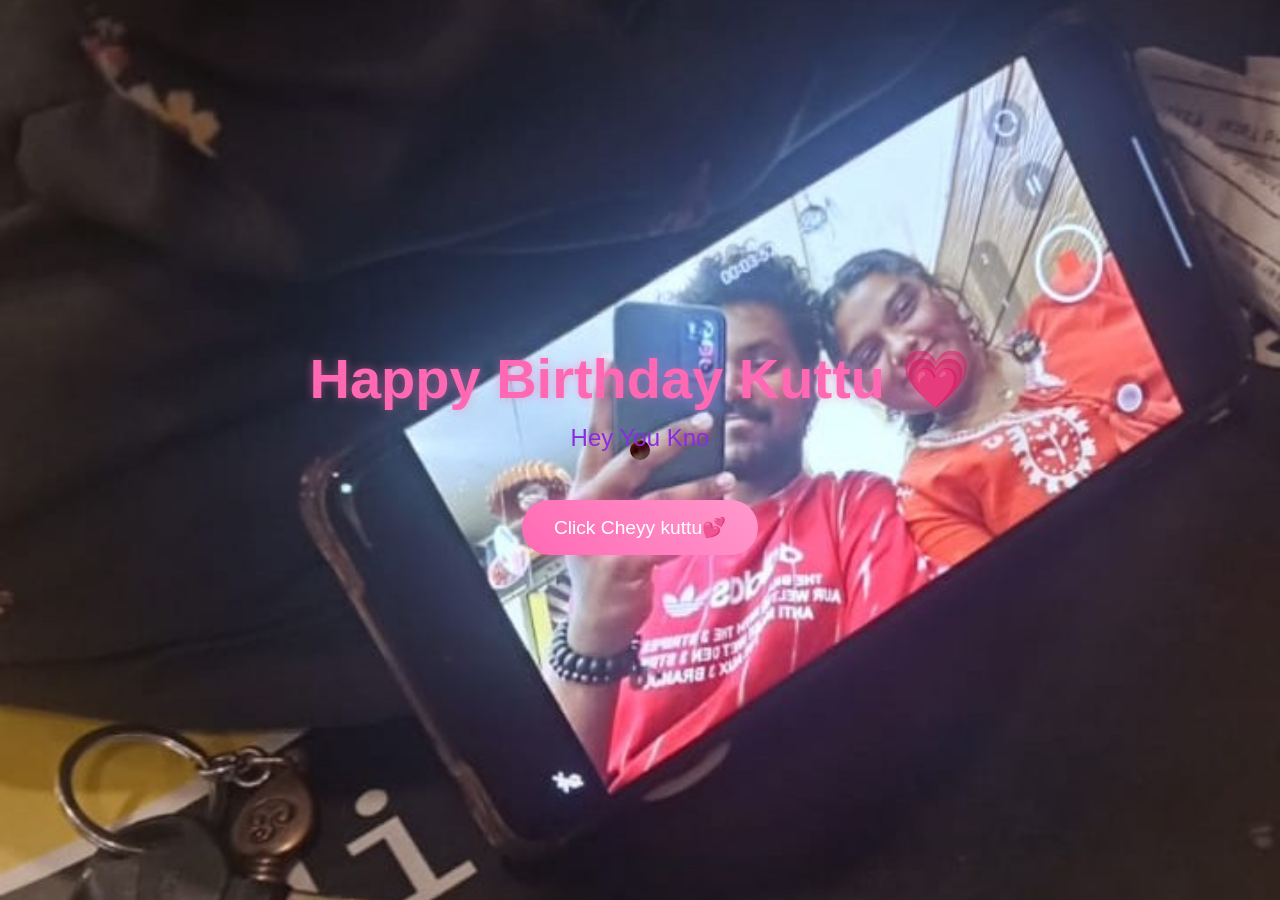
<file: Happy Birthday Aju/index.html>
<!DOCTYPE html>
<html lang="en">
<head>
    <meta charset="UTF-8">
    <meta name="viewport" content="width=device-width, initial-scale=1.0">
    <title>Happy Birthday</title>
    <script src="https://cdnjs.cloudflare.com/ajax/libs/gsap/3.12.2/gsap.min.js"></script>
    <link rel="stylesheet" href="style.css">
    
</head>
<body>
    <div class="cursor"></div>
    <div class="container">
        <h1>Happy Birthday Kuttu 💗</h1>
        <div class="greeting"></div>
        <button class="cta-button">Click Cheyy kuttu💕</button>
    </div>

    <script src="script.js">
        
    </script>
</body>
</html>
</file>
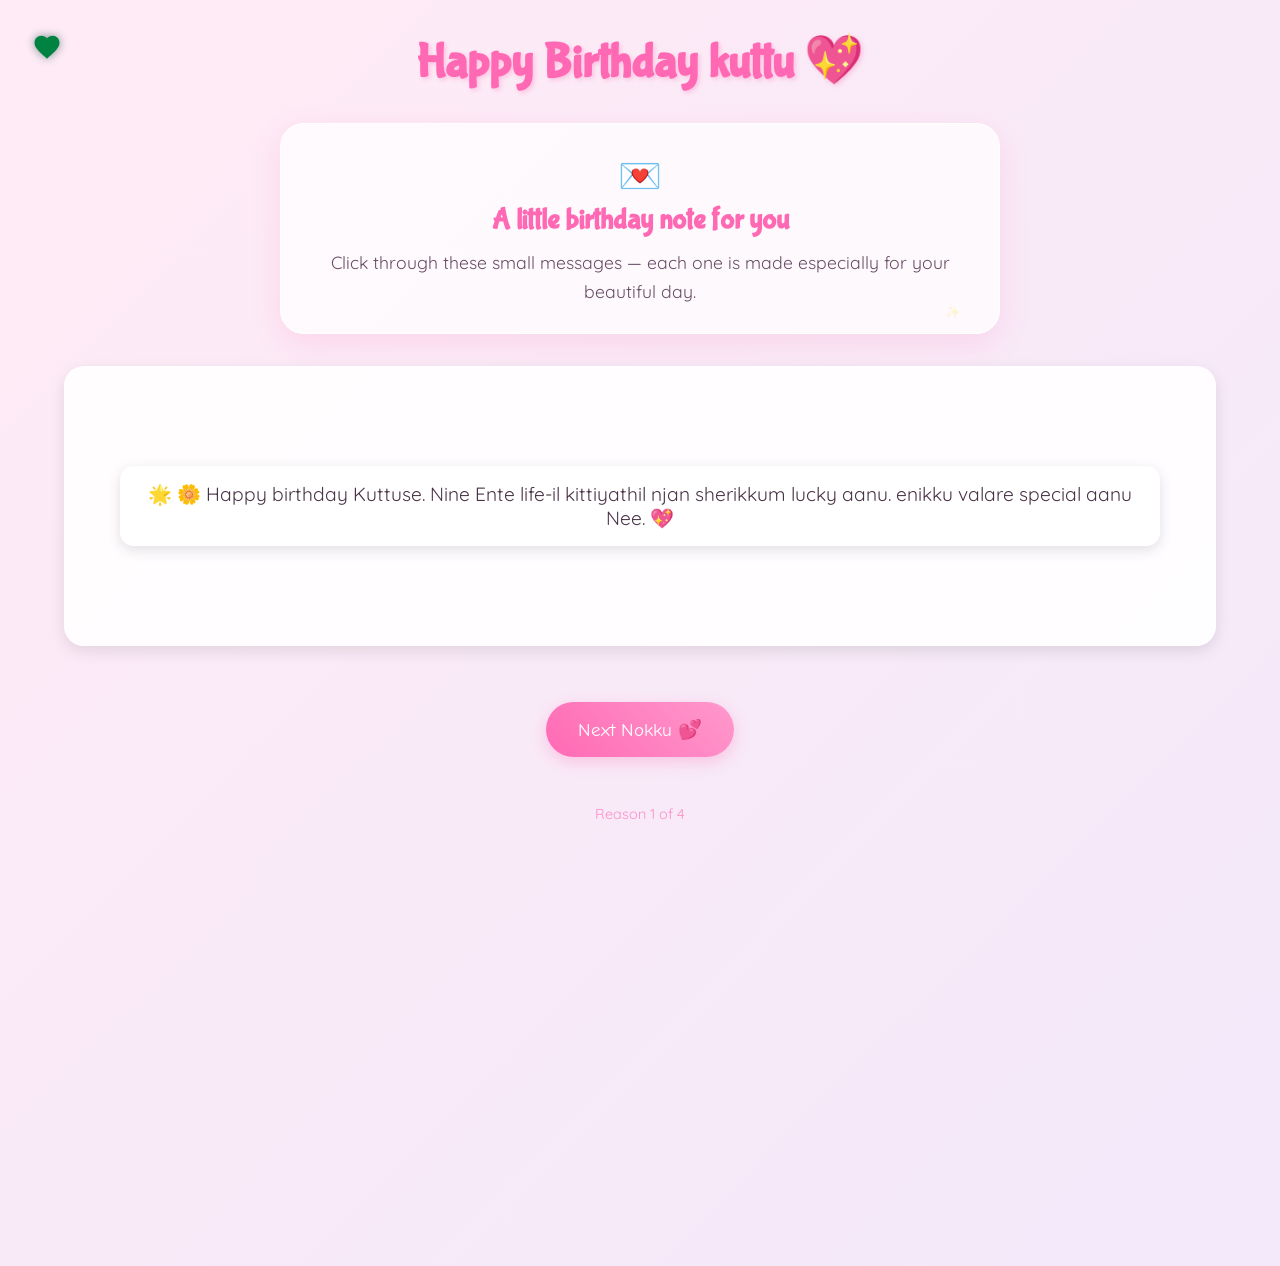
<file: Happy Birthday Aju/2nd page.html>
<!DOCTYPE html>
<html lang="en">
<head>
    <meta charset="UTF-8">
    <meta name="viewport" content="width=device-width, initial-scale=1.0">
    <title>Why You're My Best Friend! 💖</title>
    <script src="https://cdnjs.cloudflare.com/ajax/libs/gsap/3.12.2/gsap.min.js"></script>
    <link rel="stylesheet" href="./cause.css">
    <style>
       
    </style>
</head>
<body>
    <div class="custom-cursor">
        <svg viewBox="0 0 24 24">
            <path fill="#ff69b4" d="M12 21.35l-1.45-1.32C5.4 15.36 2 12.28 2 8.5 2 5.42 4.42 3 7.5 3c1.74 0 3.41.81 4.5 2.09C13.09 3.81 14.76 3 16.5 3 19.58 3 22 5.42 22 8.5c0 3.78-3.4 6.86-8.55 11.54L12 21.35z"/>
        </svg>
    </div>

    <div class="container">
        <h1>Happy Birthday kuttu  💖</h1>

        <section class="intro-card">
            <span class="intro-heart">💌</span>
            <h2>A little birthday note for you</h2>
            <p>Click through these small messages — each one is made especially for your beautiful day.</p>
        </section>
        
        <div id="reasons-container"></div>
        
        <button class="shuffle-button">Next Nokku  💕</button>
        <div class="reason-counter"></div>

        <div class="ending-section">
            <div class="teddy-hug">
                <img src="./d1.jpg" alt="Teddy Hug">
            </div>
            <div class="ending-text">You're the BESTEST ! 💖</div>
        </div>
    </div>

    <script src="cause.js">
       
    </script>
</body>
</html>
</file>
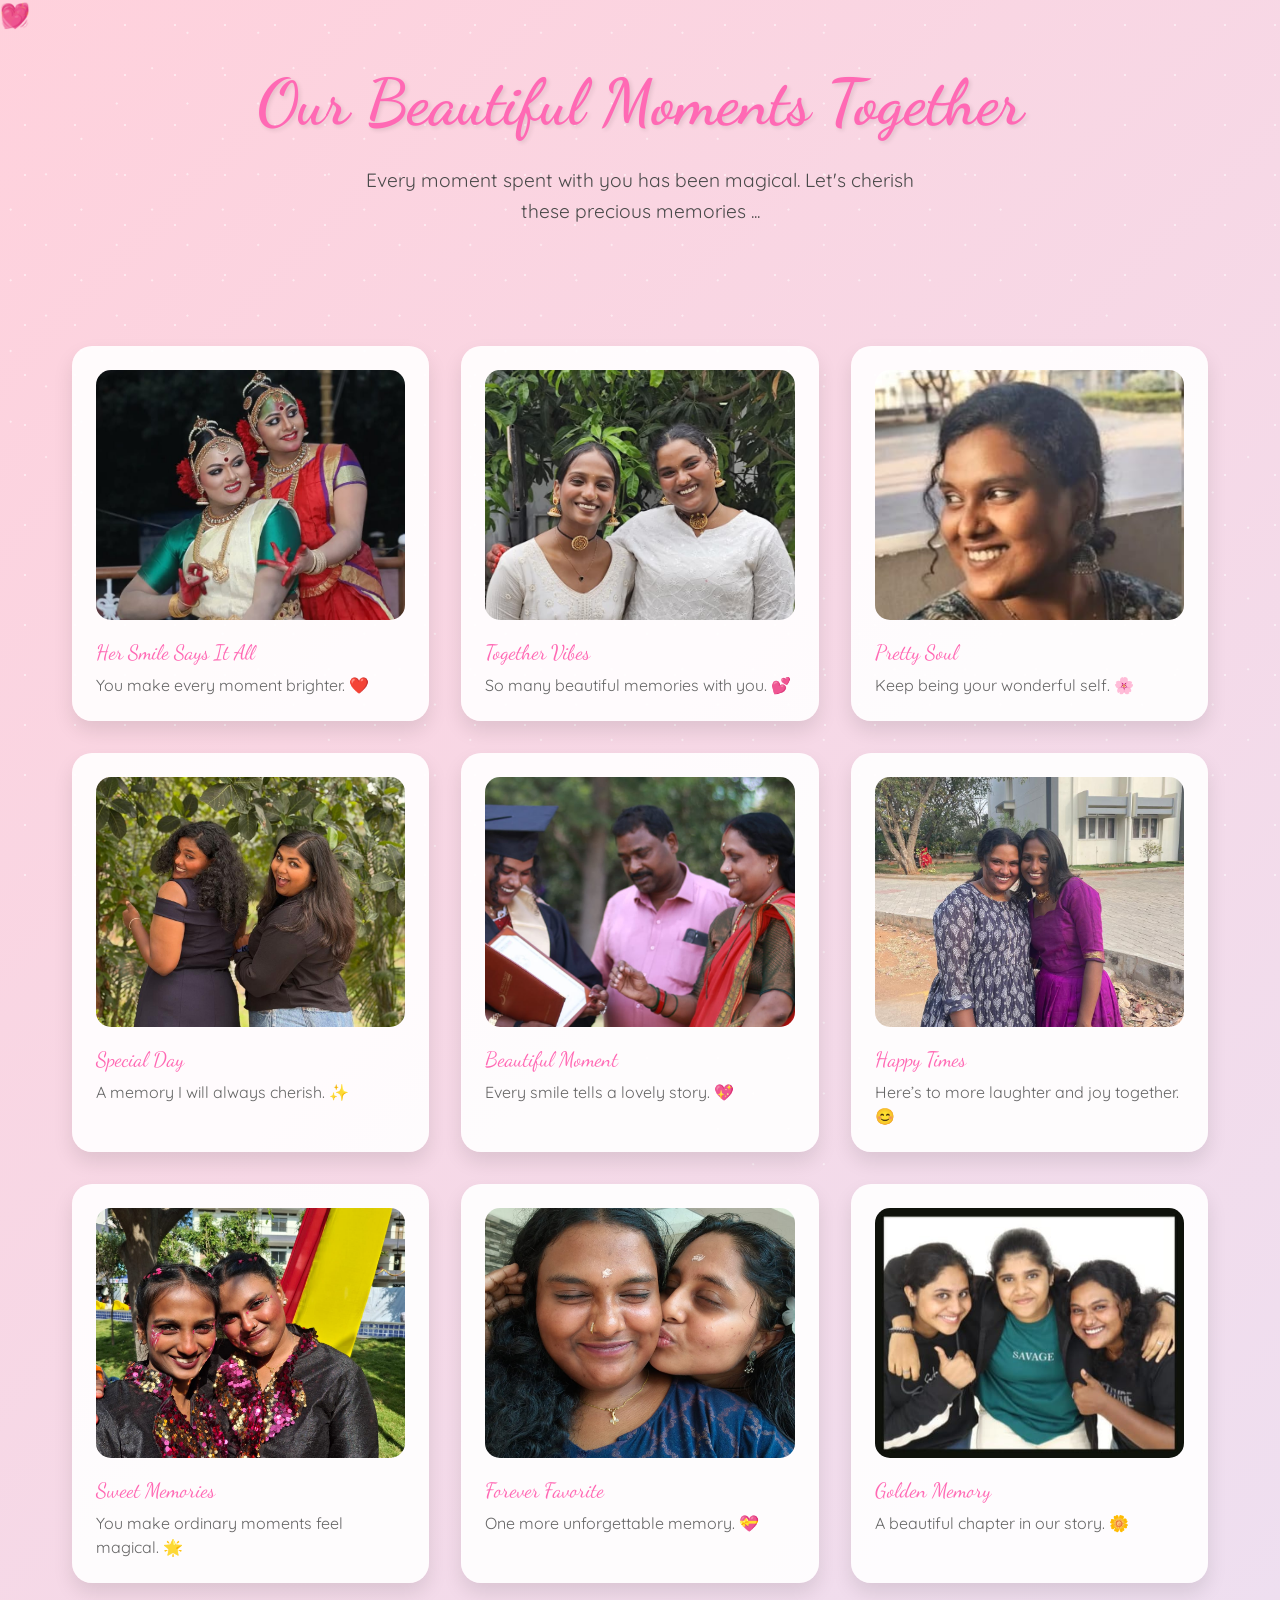
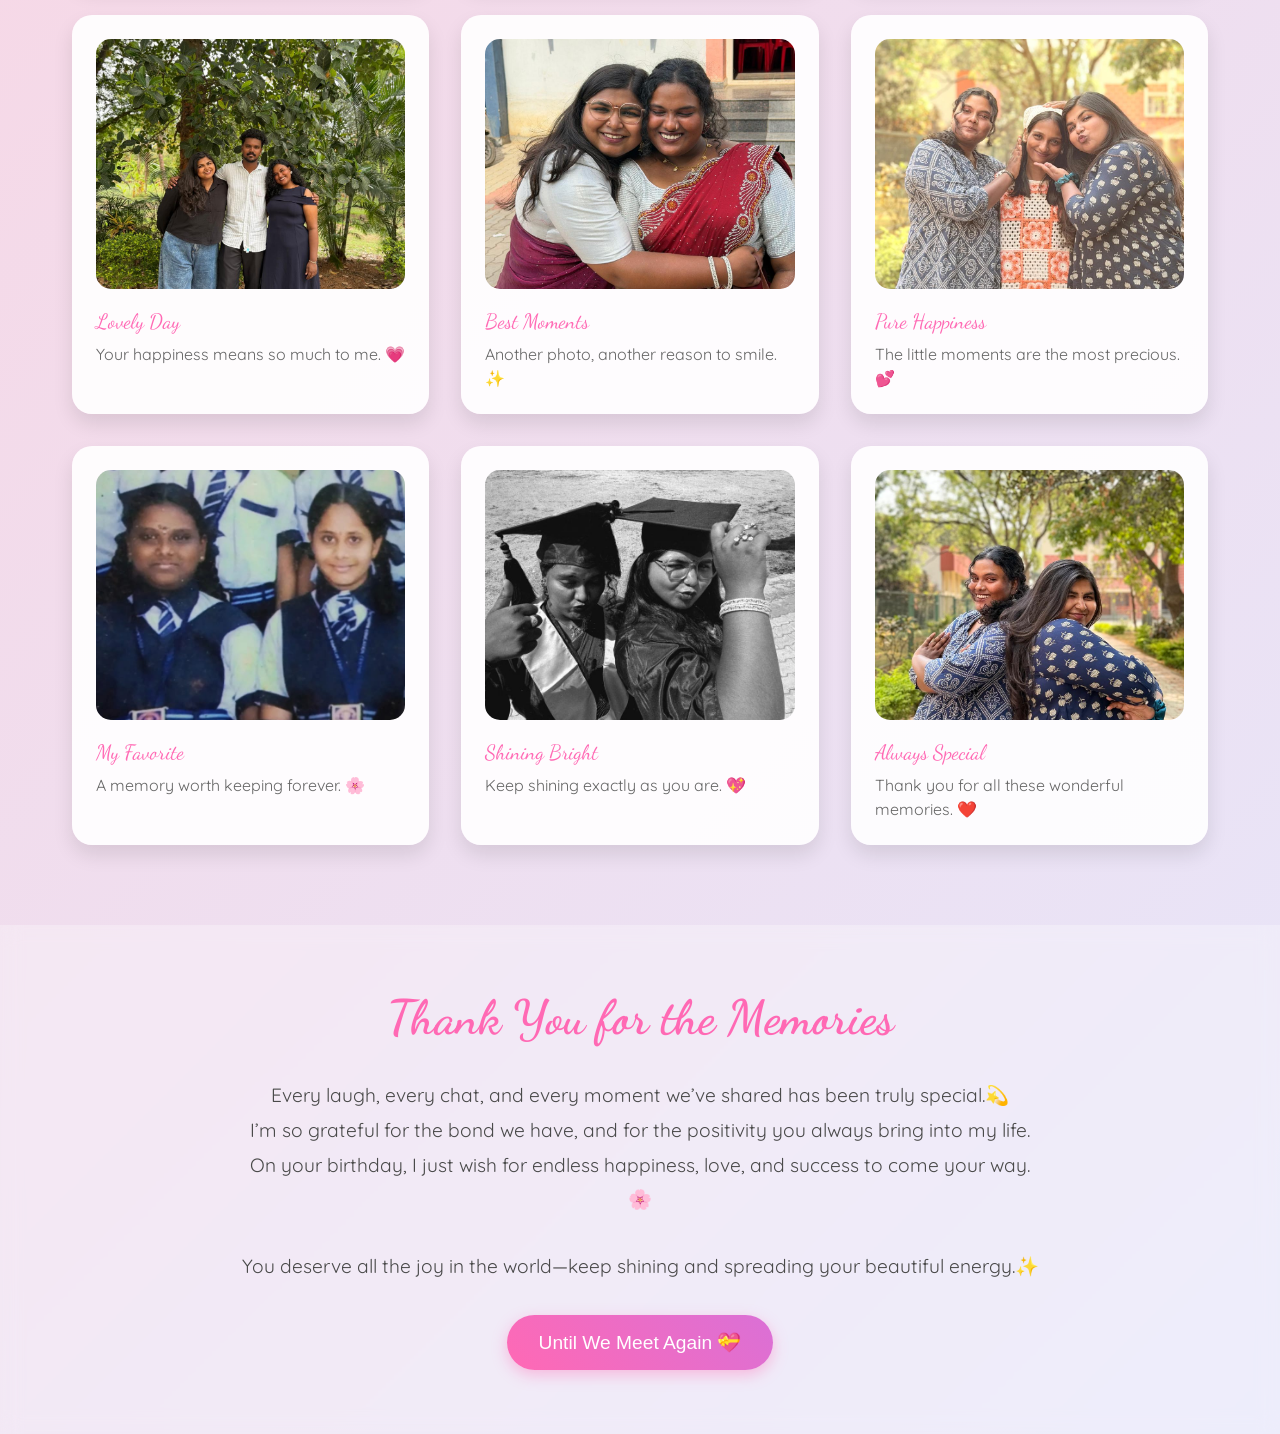
<file: Happy Birthday Aju/last.html>
<!DOCTYPE html>
<html lang="en">

<head>
    <meta charset="UTF-8">
    <meta name="viewport" content="width=device-width, initial-scale=1.0">
    <title>Our Beautiful Memories ✨</title>
    <style>
        @import url('https://fonts.googleapis.com/css2?family=Dancing+Script:wght@700&family=Quicksand:wght@300;400;500;600&display=swap');

        * {
            margin: 0;
            padding: 0;
            box-sizing: border-box;
        }

        body {
            min-height: 100vh;
            background: linear-gradient(135deg,
                    #ffd1dc 0%,
                    #e6e6fa 25%,
                    #ffefd5 50%,
                    #e6e6fa 75%,
                    #ffd1dc 100%);
            background-size: 400% 400%;
            animation: gradientFlow 15s ease infinite;
            font-family: 'Quicksand', sans-serif;
            overflow-x: hidden;
            color: #4a4a4a;
        }

        @keyframes gradientFlow {
            0% {
                background-position: 0% 50%;
            }

            50% {
                background-position: 100% 50%;
            }

            100% {
                background-position: 0% 50%;
            }
        }

        /* Enhanced Sparkle Effect */
        .magic-sparkles {
            position: fixed;
            top: 0;
            left: 0;
            width: 100%;
            height: 100%;
            pointer-events: none;
            z-index: 1;
        }

        .sparkle {
            position: absolute;
            width: 6px;
            height: 6px;
            border-radius: 50%;
            background-color: white;
            animation: twinkle var(--duration, 4s) ease-in-out infinite;
            opacity: 0;
        }

        @keyframes twinkle {

            0%,
            100% {
                opacity: 0;
                transform: scale(0.5);
            }

            50% {
                opacity: 0.8;
                transform: scale(1);
            }
        }

        /* Generate 50 sparkles with different positions and animations */
        .magic-sparkles::before,
        .magic-sparkles::after {
            content: '';
            position: absolute;
            width: 100%;
            height: 100%;
            background-image: radial-gradient(circle, white 1px, transparent 1px);
            background-size: 50px 50px;
            animation: sparkleLayer 8s linear infinite;
            opacity: 0.5;
        }

        .magic-sparkles::after {
            animation-delay: -4s;
            transform: rotate(45deg);
        }

        @keyframes sparkleLayer {
            0% {
                transform: translateY(0);
            }

            100% {
                transform: translateY(-50px);
            }
        }

        /* Floating Hearts */
        .floating-hearts {
            position: fixed;
            width: 100%;
            height: 100%;
            pointer-events: none;
            z-index: 2;
        }

        .heart {
            position: absolute;
            font-size: 1.5rem;
            color: rgba(255, 105, 180, 0.6);
            animation: floatHeart var(--float-duration, 6s) ease-in-out infinite;
            animation-delay: var(--delay, 0s);
        }

        @keyframes floatHeart {
            0% {
                transform: translate(0, 100vh) rotate(0deg);
            }

            100% {
                transform: translate(var(--translate-x, 0), -100vh) rotate(360deg);
            }
        }

        /* Welcome Section */
        .welcome {
            text-align: center;
            padding: 4rem 2rem;
            position: relative;
            z-index: 3;
        }

        .welcome h1 {
            font-family: 'Dancing Script', cursive;
            font-size: 4rem;
            color: #ff69b4;
            text-shadow: 2px 2px 4px rgba(0, 0, 0, 0.1);
            animation: fadeInScale 2s ease;
        }

        .welcome p {
            font-size: 1.2rem;
            max-width: 600px;
            margin: 1.5rem auto;
            line-height: 1.6;
            animation: fadeIn 2s ease 0.5s both;
        }

        /* Enhanced Memory Cards */
        .memory-container {
            max-width: 1200px;
            margin: 0 auto;
            padding: 2rem;
            display: grid;
            grid-template-columns: repeat(auto-fit, minmax(300px, 1fr));
            gap: 2rem;
            z-index: 3;
            position: relative;
        }

        .memory-card {
            background: rgba(255, 255, 255, 0.9);
            border-radius: 20px;
            padding: 1.5rem;
            box-shadow: 0 10px 20px rgba(0, 0, 0, 0.1);
            transition: all 0.5s cubic-bezier(0.4, 0, 0.2, 1);
            position: relative;
            overflow: hidden;
        }

        .memory-card:hover {
            transform: translateY(-10px) scale(1.02);
            box-shadow: 0 15px 30px rgba(0, 0, 0, 0.15);
        }

        .memory-card::before {
            content: '';
            position: absolute;
            top: 0;
            left: 0;
            width: 100%;
            height: 100%;
            background: linear-gradient(45deg, transparent, rgba(255, 255, 255, 0.4), transparent);
            transform: translateX(-100%);
            transition: 0.5s;
        }

        .memory-card:hover::before {
            transform: translateX(100%);
        }

        .memory-img {
            width: 100%;
            height: 250px;
            object-fit: cover;
            border-radius: 15px;
            margin-bottom: 1rem;
            transition: transform 0.5s ease;
        }

        .memory-card:hover .memory-img {
            transform: scale(1.05);
        }

        .memory-date {
            font-family: 'Dancing Script', cursive;
            color: #ff69b4;
            font-size: 1.3rem;
            margin-bottom: 0.5rem;
        }

        .memory-caption {
            font-size: 1rem;
            line-height: 1.5;
            color: #666;
        }

        /* Final Message Section */
        .final-message {
            text-align: center;
            padding: 4rem 2rem;
            background: rgba(255, 255, 255, 0.3);
            backdrop-filter: blur(10px);
            margin-top: 3rem;
            position: relative;
            z-index: 3;
        }

        .final-message h2 {
            font-family: 'Dancing Script', cursive;
            font-size: 3rem;
            color: #ff69b4;
            margin-bottom: 2rem;
            animation: heartbeat 2s infinite;
        }

        @keyframes heartbeat {

            0%,
            100% {
                transform: scale(1);
            }

            50% {
                transform: scale(1.1);
            }
        }

        .final-message p {
            font-size: 1.2rem;
            max-width: 800px;
            margin: 0 auto 2rem;
            line-height: 1.8;
        }

        .goodbye-btn {
            display: inline-block;
            padding: 1rem 2rem;
            font-size: 1.2rem;
            background: linear-gradient(45deg, #ff69b4, #da70d6);
            color: white;
            border: none;
            border-radius: 50px;
            cursor: pointer;
            text-decoration: none;
            transition: all 0.3s ease;
            box-shadow: 0 5px 15px rgba(255, 105, 180, 0.4);
            animation: float 3s infinite ease-in-out;
        }

        .goodbye-btn:hover {
            transform: translateY(-5px);
            box-shadow: 0 8px 20px rgba(255, 105, 180, 0.6);
        }

        .surprise-message {
            max-width: 800px;
            max-height: 0;
            margin: 0 auto;
            overflow: hidden;
            text-align: center;
            opacity: 0;
            transition: max-height 0.8s ease, margin 0.8s ease, opacity 0.8s ease;
        }

        .surprise-message.show {
            max-height: 300px;
            margin: 3rem auto 5rem;
            opacity: 1;
        }

        .surprise-message div {
            padding: 2.5rem 2rem;
            border-radius: 24px;
            background: rgba(255, 255, 255, 0.75);
            box-shadow: 0 10px 25px rgba(255, 105, 180, 0.18);
        }

        .surprise-message h2 {
            font-family: 'Dancing Script', cursive;
            font-size: 2.8rem;
            color: #ff69b4;
            margin-bottom: 1rem;
        }

        .surprise-message p {
            font-size: 1.2rem;
            line-height: 1.7;
        }

        @keyframes float {

            0%,
            100% {
                transform: translateY(0);
            }

            50% {
                transform: translateY(-10px);
            }
        }

        /* Animations */
        @keyframes fadeInScale {
            0% {
                opacity: 0;
                transform: scale(0.8);
            }

            100% {
                opacity: 1;
                transform: scale(1);
            }
        }

        @keyframes fadeIn {
            0% {
                opacity: 0;
            }

            100% {
                opacity: 1;
            }
        }

        /* Generate Hearts */
        .js-generate-hearts {
            position: fixed;
            width: 100%;
            height: 100%;
            pointer-events: none;
            z-index: 2;
        }

        /* Custom Scrollbar */
        ::-webkit-scrollbar {
            width: 12px;
        }

        ::-webkit-scrollbar-track {
            background: rgba(255, 255, 255, 0.4);
        }

        ::-webkit-scrollbar-thumb {
            background: linear-gradient(45deg, #ff69b4, #da70d6);
            border-radius: 6px;
        }

        /* Responsive Design */
        @media (max-width: 768px) {
            .welcome {
                padding: 3rem 1.25rem 2rem;
            }

            .welcome h1 {
                font-size: 2.5rem;
            }

            .memory-container {
                grid-template-columns: 1fr;
                padding: 1.25rem;
                gap: 1.25rem;
            }

            .memory-card {
                padding: 1rem;
            }

            .memory-img {
                height: 300px;
            }

            .final-message h2 {
                font-size: 2.5rem;
            }

            .final-message {
                padding: 3rem 1.25rem;
            }

            .final-message p,
            .surprise-message p {
                font-size: 1rem;
            }
        }
    </style>
</head>

<body>
    <div class="magic-sparkles"></div>
    <div class="floating-hearts">
        <!-- Hearts will be generated via CSS -->
        <div class="heart" style="--float-duration: 6s; --delay: 0s; --translate-x: 20px;">💝</div>
        <div class="heart" style="--float-duration: 8s; --delay: 1s; --translate-x: -30px;">💖</div>
        <div class="heart" style="--float-duration: 7s; --delay: 2s; --translate-x: 40px;">💗</div>
        <div class="heart" style="--float-duration: 9s; --delay: 3s; --translate-x: -20px;">💓</div>
        <div class="heart" style="--float-duration: 5s; --delay: 4s; --translate-x: 30px;">💕</div>
    </div>

    <section class="welcome">
        <h1>Our Beautiful Moments Together</h1>
        <p>Every moment spent with you has been magical. Let's cherish these precious memories ...</p>
    </section>

    <div class="memory-container">
    <div class="memory-card">
        <img src="./aju16.jpeg" alt="Memory 1" class="memory-img">
        <div class="memory-date">Her Smile Says It All</div>
        <div class="memory-caption">You make every moment brighter. ❤️</div>
    </div>

    <div class="memory-card">
        <img src="./aju17.jpeg" alt="Memory 2" class="memory-img">
        <div class="memory-date">Together Vibes</div>
        <div class="memory-caption">So many beautiful memories with you. 💕</div>
    </div>

    <div class="memory-card">
        <img src="./aju18.jpeg" alt="Memory 3" class="memory-img">
        <div class="memory-date">Pretty Soul</div>
        <div class="memory-caption">Keep being your wonderful self. 🌸</div>
    </div>

    <div class="memory-card">
        <img src="./aju19.jpeg" alt="Memory 4" class="memory-img">
        <div class="memory-date">Special Day</div>
        <div class="memory-caption">A memory I will always cherish. ✨</div>
    </div>

    <div class="memory-card">
        <img src="./aju5.jpeg" alt="Memory 5" class="memory-img">
        <div class="memory-date">Beautiful Moment</div>
        <div class="memory-caption">Every smile tells a lovely story. 💖</div>
    </div>

    <div class="memory-card">
        <img src="./aju6.jpeg" alt="Memory 6" class="memory-img">
        <div class="memory-date">Happy Times</div>
        <div class="memory-caption">Here’s to more laughter and joy together. 😊</div>
    </div>

    <div class="memory-card">
        <img src="./aju7.jpeg" alt="Memory 7" class="memory-img">
        <div class="memory-date">Sweet Memories</div>
        <div class="memory-caption">You make ordinary moments feel magical. 🌟</div>
    </div>

    <div class="memory-card">
        <img src="./aju8.jpeg" alt="Memory 8" class="memory-img">
        <div class="memory-date">Forever Favorite</div>
        <div class="memory-caption">One more unforgettable memory. 💝</div>
    </div>

    <div class="memory-card">
        <img src="./aju9.jpeg" alt="Memory 9" class="memory-img">
        <div class="memory-date">Golden Memory</div>
        <div class="memory-caption">A beautiful chapter in our story. 🌼</div>
    </div>

    <div class="memory-card">
        <img src="./aju0.jpeg" alt="Memory 10" class="memory-img">
        <div class="memory-date">Lovely Day</div>
        <div class="memory-caption">Your happiness means so much to me. 💗</div>
    </div>

    <div class="memory-card">
        <img src="./aju11.jpeg" alt="Memory 11" class="memory-img">
        <div class="memory-date">Best Moments</div>
        <div class="memory-caption">Another photo, another reason to smile. ✨</div>
    </div>

    <div class="memory-card">
        <img src="./aju12.jpeg" alt="Memory 12" class="memory-img">
        <div class="memory-date">Pure Happiness</div>
        <div class="memory-caption">The little moments are the most precious. 💕</div>
    </div>

    <div class="memory-card">
        <img src="./aju13.jpeg" alt="Memory 13" class="memory-img">
        <div class="memory-date">My Favorite</div>
        <div class="memory-caption">A memory worth keeping forever. 🌸</div>
    </div>

    <div class="memory-card">
        <img src="./aju14.jpeg" alt="Memory 14" class="memory-img">
        <div class="memory-date">Shining Bright</div>
        <div class="memory-caption">Keep shining exactly as you are. 💖</div>
    </div>

    <div class="memory-card">
        <img src="./aju15.jpeg" alt="Memory 15" class="memory-img">
        <div class="memory-date">Always Special</div>
        <div class="memory-caption">Thank you for all these wonderful memories. ❤️</div>
    </div>
</div>

    <section class="final-message">
        <h2>Thank You for the Memories</h2>
        <p>Every laugh, every chat, and every moment we’ve shared has been truly special.💫<br>
            I’m so grateful for the bond we have, and for the positivity you always bring into my life.<br>
            On your birthday, I just wish for endless happiness, love, and success to come your way.🌸</p>
        <p>You deserve all the joy in the world—keep shining and spreading your beautiful energy.✨</p>
        <button type="button" class="goodbye-btn" id="surprise-button">Until We Meet Again 💝</button>
    </section>

    <section class="surprise-message" id="surprise-message" aria-hidden="true">
        <div>
            <h2>One Last Thing…</h2>
            <p>No matter where life takes us, I’ll always be grateful for every memory we share. Stay happy, keep smiling, and have the most beautiful birthday! 💖</p>
        </div>
    </section>

    <script>
        const surpriseButton = document.getElementById('surprise-button');
        const surpriseMessage = document.getElementById('surprise-message');

        surpriseButton.addEventListener('click', () => {
            surpriseMessage.classList.add('show');
            surpriseMessage.setAttribute('aria-hidden', 'false');
            surpriseButton.textContent = 'With Lots of Love 💖';
            surpriseButton.disabled = true;
            setTimeout(() => surpriseMessage.scrollIntoView({ behavior: 'smooth', block: 'center' }), 150);
        });
    </script>
</body>

</html>
</file>
<file: Happy Birthday Aju/style.css>
* {
    margin: 0;
    padding: 0;
    box-sizing: border-box;
    cursor: none;
}

body {
    min-height: 100vh;
    display: flex;
    flex-direction: column;
    align-items: center;
    justify-content: center;
    background: url('./background.jpeg') center / cover no-repeat fixed;
    font-family: 'Arial Rounded MT Bold', Arial, sans-serif;
    overflow: hidden;
    position: relative;
}

body::before {
    content: '';
    position: fixed;
    inset: 0;
    background: transparent;
    pointer-events: none;
}

.cursor {
    width: 20px;
    height: 20px;
    background: pink;
    border-radius: 50%;
    position: fixed;
    pointer-events: none;
    mix-blend-mode: difference;
    transition: transform 0.2s;
}

.container {
    text-align: center;
    z-index: 2;
}

h1 {
    font-size: 3.5rem;
    color: #ff69b4;
    text-shadow: 0 0 10px rgba(255, 105, 180, 0.5);
    margin-bottom: 2rem;
    opacity: 0;
}

.greeting {
    font-size: 1.5rem;
    color: #8a2be2;
    margin-bottom: 3rem;
    min-height: 2em;
}

.cta-button {
    padding: 1rem 2rem;
    font-size: 1.2rem;
    background: linear-gradient(45deg, #ff69b4, #ff99cc);
    border: none;
    border-radius: 50px;
    color: white;
    cursor: pointer;
    box-shadow: 0 0 15px rgba(255, 105, 180, 0.5);
    transition: transform 0.3s, box-shadow 0.3s;
    opacity: 0;
}

.cta-button:hover {
    transform: scale(1.1);
    box-shadow: 0 0 25px rgba(255, 105, 180, 0.7);
}

.floating {
    position: absolute;
    pointer-events: none;
    opacity: 0;
    z-index: 1;
}

@keyframes gradientBG {
    0% { background-position: 0% 50%; }
    50% { background-position: 100% 50%; }
    100% { background-position: 0% 50%; }
}

@media (max-width: 768px) {
    .container { width: 100%; padding: 1.25rem; }
    h1 { font-size: 2.35rem; line-height: 1.15; }
    .greeting { font-size: 1.15rem; line-height: 1.5; }
    .cta-button { font-size: 1rem; padding: 0.9rem 1.4rem; }
    .cursor { display: none; }
}

@media (max-width: 420px) {
    h1 { font-size: 2rem; }
    .container { padding: 1rem; }
}
</file>
<file: Happy Birthday Aju/cause.css>
@import url('https://fonts.googleapis.com/css2?family=Bubblegum+Sans&family=Comic+Neue:wght@700&family=Quicksand:wght@500&display=swap');

* {
    margin: 0;
    padding: 0;
    box-sizing: border-box;
    cursor: none;
}

body {
    min-height: 100vh;
    background: linear-gradient(-45deg, #ffe6e6, #e6e6ff, #ffebf5);
    background-size: 400% 400%;
    animation: gradientBG 15s ease infinite;
    font-family: 'Quicksand', sans-serif;
    overflow-x: hidden;
    padding: 2rem;
}

.custom-cursor {
    width: 30px;
    height: 30px;
    position: fixed;
    pointer-events: none;
    z-index: 9999;
    mix-blend-mode: difference;
    transition: transform 0.1s;
}

.custom-cursor svg {
    width: 100%;
    height: 100%;
    filter: drop-shadow(0 0 5px rgba(255, 182, 193, 0.5));
}

.container {
    max-width: 1200px;
    margin: 0 auto;
    text-align: center;
    position: relative;
    z-index: 1;
}

h1 {
    font-family: 'Bubblegum Sans', cursive;
    font-size: 3rem;
    color: #ff69b4;
    text-shadow: 2px 2px 4px rgba(255, 105, 180, 0.3);
    margin-bottom: 2rem;
    animation: bounce 1s ease infinite;
}

.intro-card {
    max-width: 720px;
    margin: 0 auto 2rem;
    padding: 1.8rem 2rem;
    background: rgba(255, 255, 255, 0.72);
    border: 1px solid rgba(255, 255, 255, 0.9);
    border-radius: 24px;
    box-shadow: 0 10px 30px rgba(255, 105, 180, 0.16);
}

.intro-heart {
    display: block;
    font-size: 2.2rem;
    margin-bottom: 0.4rem;
}

.intro-card h2 {
    font-family: 'Bubblegum Sans', cursive;
    color: #ff69b4;
    font-size: 1.8rem;
    margin-bottom: 0.7rem;
}

.intro-card p {
    color: #684d65;
    font-size: 1.1rem;
    line-height: 1.6;
}

.reason-card {
    background: rgba(255, 255, 255, 0.9);
    border-radius: 20px;
    padding: 2rem;
    margin: 1.5rem;
    box-shadow: 0 5px 15px rgba(0, 0, 0, 0.1);
    transition: transform 0.3s, box-shadow 0.3s;
    cursor: pointer;
    position: relative;
    overflow: hidden;
    min-height: 280px;
    display: flex;
    align-items: center;
    justify-content: center;
}

.reason-card:hover {
    transform: translateY(-5px);
    box-shadow: 0 8px 25px rgba(255, 105, 180, 0.2);
}

.reason-text {
    font-size: 1.2rem;
    margin: 1.5rem;
    padding: 1rem 1.25rem;
    border-radius: 14px;
    background: rgba(255, 255, 255, 0.78);
    color: #4a3346;
    box-shadow: 0 4px 14px rgba(0, 0, 0, 0.12);
    position: relative;
    z-index: 4;
}

.gif-overlay {
    position: absolute;
    top: 0;
    left: 0;
    width: 100%;
    height: 100%;
    background: transparent;
    display: flex;
    align-items: center;
    justify-content: center;
    opacity: 0;
    transition: opacity 0.3s;
    z-index: 1;
}

.gif-overlay img {
    width: 100%;
    height: 100%;
    border-radius: 20px;
    object-fit: contain;
    background: rgba(255, 255, 255, 0.35);
}

.reason-card:hover .gif-overlay {
    opacity: 1;
}

.shuffle-button {
    background: linear-gradient(45deg, #ff69b4, #ff99cc);
    border: none;
    border-radius: 50px;
    padding: 1rem 2rem;
    font-size: 1.2rem;
    color: white;
    margin: 2rem 0;
    cursor: pointer;
    transition: transform 0.3s;
    font-family: 'Comic Neue', cursive;
    box-shadow: 0 5px 15px rgba(255, 105, 180, 0.3);
}

.shuffle-button:hover {
    transform: scale(1.1);
}

.floating {
    position: fixed;
    pointer-events: none;
    animation: float 3s ease-in-out infinite;
}

.ending-section {
    margin-top: 4rem;
    padding: 2rem;
    text-align: center;
}

.ending-text {
    font-family: 'Bubblegum Sans', cursive;
    font-size: 2rem;
    color: #ff69b4;
    margin-bottom: 2rem;
    opacity: 0;
    transform: translateY(20px);
}

.teddy-hug {
    width: 200px;
    margin: 0 auto;
    transform: scale(0);
}

.teddy-hug img {
    width: 100%;
    border-radius: 50%;
    box-shadow: 0 8px 20px rgba(255, 105, 180, 0.25);
}

@keyframes gradientBG {
    0% { background-position: 0% 50%; }
    50% { background-position: 100% 50%; }
    100% { background-position: 0% 50%; }
}

@keyframes float {
    0%, 100% { transform: translateY(0); }
    50% { transform: translateY(-20px); }
}

@keyframes bounce {
    0%, 100% { transform: translateY(0); }
    50% { transform: translateY(-10px); }
}

@media (max-width: 768px) {
    body { padding: 1rem; }
    h1 { font-size: 2.3rem; }
    .intro-card { padding: 1.5rem 1.2rem; }
    .intro-card h2 { font-size: 1.5rem; }
    .intro-card p { font-size: 1rem; }
    .reason-card { margin: 1rem 0; min-height: 260px; }
    .reason-text { font-size: 1rem; line-height: 1.5; }
    .shuffle-button { font-size: 1rem; padding: 0.9rem 1.4rem; }
    .custom-cursor { display: none; }
}
.shuffle-button {
    background: linear-gradient(45deg, #ff69b4, #ff99cc);
    border: none;
    border-radius: 50px;
    padding: 1rem 2rem;
    font-size: 1.2rem;
    color: white;
    margin: 2rem 0;
    cursor: pointer;
    transition: all 0.3s;
    font-family: 'Comic Neue', cursive;
    box-shadow: 0 5px 15px rgba(255, 105, 180, 0.3);
}

.shuffle-button.story-mode {
    background: linear-gradient(45deg, #9b6dff, #ff6dc7);
    transform: scale(1.1);
}

.shuffle-button:hover {
    transform: scale(1.1);
}

.shuffle-button.story-mode:hover {
    transform: scale(1.2);
}

.reason-counter {
    font-size: 0.9rem;
    color: #ff69b4;
    margin-top: 1rem;
    opacity: 0.7;
}
</file>
